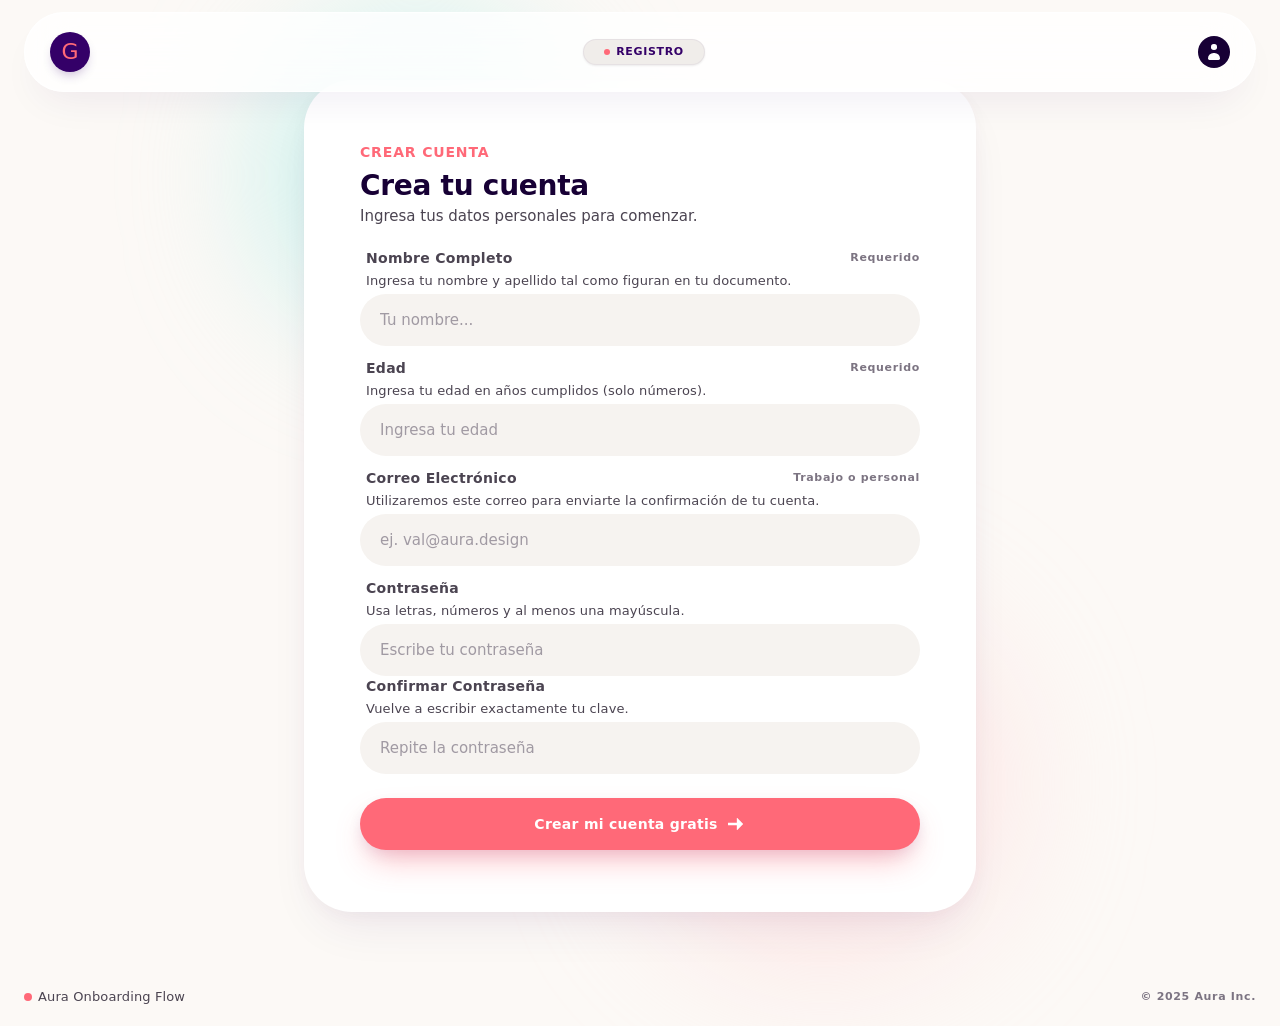
<file: index.html>
<!DOCTYPE html>
<html lang="es">
<head>
    <meta charset="UTF-8">
    <meta name="viewport" content="width=device-width, initial-scale=1.0">
    <meta name="description" content="Crea tu cuenta de Aura para comenzar.">
    <title>Crear cuenta | REGISTRO</title>
    <link rel="stylesheet" href="style.css">
</head>
<body class="pagina pagina--registro">
    <header class="encabezado">
        <nav class="barra-superior">
            <a class="marca" href="index.html">
                <span class="marca__icono icono" aria-hidden="true">G</span>
            </a>
            <span class="estado-pagina">
                <span class="estado-pagina__punto"></span>
                <span>Registro</span>
            </span>
            <span class="avatar">
                <span class="icono icono--persona" aria-hidden="true"></span>
            </span>
        </nav>
    </header>

    <main class="contenido-principal contenido-principal--registro">
        <section class="seccion-registro">
            <div class="envoltorio-formulario">
                <span class="resplandor resplandor--tarjeta-superior"></span>
                <span class="resplandor resplandor--tarjeta-inferior"></span>
                <span class="resplandor resplandor--tarjeta-central"></span>

                <div class="tarjeta-registro">
                    <div class="contenido-formulario">
                        <div class="introduccion-formulario">
                            <span class="etiqueta-seccion">Crear Cuenta</span>
                            <h1 class="titulo-formulario">Crea tu cuenta</h1>
                            <p class="texto-introduccion">Ingresa tus datos personales para comenzar.</p>
                        </div>

                        <form class="formulario" onsubmit="registrar(event)">
                            <div class="grupo-campo">
                                <label class="etiqueta-campo etiqueta-campo--con-detalle" for="nombre">
                                    <span>Nombre Completo</span>
                                    <span class="detalle-etiqueta">Requerido</span>
                                </label>
                                <p class="ayuda-campo">Ingresa tu nombre y apellido tal como figuran en tu documento.</p>
                                <input class="entrada" id="nombre" placeholder="Tu nombre..." type="text" required>
                            </div>

                            <div class="grupo-campo">
                                <span class="etiqueta-campo etiqueta-campo--con-detalle">
                                    <span>Edad</span>
                                    <span class="detalle-etiqueta">Requerido</span>
                                </span>
                                <p class="ayuda-campo">Ingresa tu edad en años cumplidos (solo números).</p>
                                <input class="entrada" type="number" id="edad" placeholder="Ingresa tu edad" required>
                            </div>

                            <div class="grupo-campo">
                                <label class="etiqueta-campo etiqueta-campo--con-detalle" for="emailPersonal">
                                    <span>Correo Electrónico</span>
                                    <span class="detalle-etiqueta">Trabajo o personal</span>
                                </label>
                                <p class="ayuda-campo">Utilizaremos este correo para enviarte la confirmación de tu cuenta.</p>
                                <input class="entrada" id="emailPersonal" name="email" placeholder="ej. val@aura.design" type="email" required>
                            </div>

                            <div class="campos-contrasena">
                                <div class="grupo-campo">
                                    <span class="etiqueta-campo">Contraseña</span>
                                    <p class="ayuda-campo">Usa letras, números y al menos una mayúscula.</p>
                                    <input class="entrada" id="password" placeholder="Escribe tu contraseña" required type="password">
                                </div>

                                <div class="grupo-campo">
                                    <label class="etiqueta-campo" for="confirmPassword">Confirmar Contraseña</label>
                                    <p class="ayuda-campo">Vuelve a escribir exactamente tu clave.</p>
                                    <input class="entrada" id="confirmPassword" placeholder="Repite la contraseña" type="password" required>
                                </div>
                            </div>

                            <div class="acciones-formulario">
                                <button class="boton-principal boton-principal--registro">
                                    <span>Crear mi cuenta gratis</span>
                                    <span class="icono icono--flecha" aria-hidden="true"></span>
                                </button>
                            </div>
                        </form>
                    </div>
                </div>
            </div>
        </section>
    </main>

    <footer class="pie-pagina">
        <div class="pie-pagina__contenido">
            <span class="pie-pagina__marca">
                <span class="pie-pagina__punto"></span>
                <span>Aura Onboarding Flow</span>
            </span>
            <span class="copyright">© 2025 Aura Inc.</span>
        </div>
    </footer>

    <script src="script.js"></script>
</body>
</html>
</file>
<file: style.css>
:root {
    color-scheme: light;
    --color-fondo: #fcf9f6;
    --color-superficie: #ffffff;
    --color-superficie-baja: #f6f3f0;
    --color-superficie-media: #f0edea;
    --color-superficie-alta: #eae8e5;
    --color-principal: #170035;
    --color-contenedor-principal: #340068;
    --color-secundario: #ae2d40;
    --color-contenedor-secundario: #ff6978;
    --color-secundario-fijo: #ffdada;
    --color-terciario-fijo: #b2eee9;
    --color-primario-fijo: #eddcff;
    --color-texto: #1b1c1a;
    --color-texto-secundario: #4b4451;
    --color-texto-contorno: #7c7482;
    --color-blanco: #ffffff;
    --fuente-cuerpo: system-ui, -apple-system, BlinkMacSystemFont, "Segoe UI", sans-serif;
    --fuente-titulos: system-ui, -apple-system, BlinkMacSystemFont, "Segoe UI", sans-serif;
    --espacio-xs: 0.375rem;
    --espacio-sm: 0.75rem;
    --espacio-md: 1.25rem;
    --espacio-lg: 2rem;
    --espacio-xl: 3.5rem;
    --margen-pagina: 1.5rem;
    --ancho-contenido: 80rem;
    --radio-tarjeta: 3rem;
    --radio-campo: 2rem;
    --sombra-barra: 0 20px 40px -15px rgba(52, 0, 104, 0.08), 0 0 1px 1px rgba(255, 255, 255, 0.8) inset;
    --sombra-tarjeta-registro: 0 24px 50px -15px rgba(52, 0, 104, 0.09), 0 4px 20px -4px rgba(109, 67, 90, 0.05);
    --sombra-tarjeta-bienvenida: 0 30px 60px -15px rgba(52, 0, 104, 0.08), 0 0 1px 1px rgba(255, 255, 255, 0.9) inset;
}

* {
    box-sizing: border-box;
}

html,
body {
    min-height: 100%;
    margin: 0;
}

body {
    color: var(--color-texto);
    font-family: var(--fuente-cuerpo);
    font-size: 15px;
    font-weight: 400;
    line-height: 24px;
    -webkit-font-smoothing: antialiased;
    -moz-osx-font-smoothing: grayscale;
    overscroll-behavior: none;
}

::selection {
    color: #6c001b;
    background: var(--color-contenedor-secundario);
}

a {
    color: inherit;
    text-decoration: none;
}

button,
input {
    font: inherit;
}

button {
    cursor: pointer;
}

.icono {
    position: relative;
    display: inline-block;
    flex: 0 0 auto;
}

.icono--brillo {
    width: 1em;
    height: 1em;
}

.icono--persona {
    width: 1em;
    height: 1em;
}

.icono--persona::before {
    position: absolute;
    top: 0.08em;
    left: 0.35em;
    width: 0.3em;
    height: 0.3em;
    border-radius: 50%;
    background: currentColor;
    content: "";
}

.icono--persona::after {
    position: absolute;
    bottom: 0.08em;
    left: 0.18em;
    width: 0.64em;
    height: 0.34em;
    border-radius: 0.45em 0.45em 0.12em 0.12em;
    background: currentColor;
    content: "";
}

.icono--flecha {
    width: 1em;
    height: 1em;
}

.icono--flecha::before {
    position: absolute;
    top: 0.18em;
    left: 0.12em;
    width: 0.76em;
    height: 0.64em;
    background: currentColor;
    clip-path: polygon(0 40%, 58% 40%, 58% 0, 100% 50%, 58% 100%, 58% 60%, 0 60%);
    content: "";
}

.icono--salir {
    width: 1em;
    height: 1em;
}

.icono--salir::before {
    position: absolute;
    top: 0.2em;
    left: 0.08em;
    width: 0.62em;
    height: 0.6em;
    background: currentColor;
    clip-path: polygon(0 40%, 58% 40%, 58% 0, 100% 50%, 58% 100%, 58% 60%, 0 60%);
    content: "";
}

.icono--salir::after {
    position: absolute;
    top: 0.08em;
    right: 0.08em;
    height: 0.84em;
    border-right: 0.1em solid currentColor;
    content: "";
}

.icono--celebracion {
    width: 1em;
    height: 1em;
}

.icono--celebracion::before {
    position: absolute;
    top: 0.08em;
    left: 0.08em;
    width: 0.68em;
    height: 0.68em;
    background: currentColor;
    clip-path: polygon(50% 0, 61% 35%, 100% 50%, 61% 65%, 50% 100%, 39% 65%, 0 50%, 39% 35%);
    content: "";
}

.icono--celebracion::after {
    position: absolute;
    top: 0.08em;
    right: 0.02em;
    width: 0.2em;
    height: 0.2em;
    border-radius: 50%;
    background: currentColor;
    box-shadow: -0.72em 0.62em 0 -0.04em currentColor;
    content: "";
}

.pagina {
    position: relative;
    display: flex;
    min-height: 100vh;
    flex-direction: column;
    overflow-x: hidden;
    background: var(--color-fondo);
}

.fondo-ambiente {
    position: fixed;
    z-index: 0;
    overflow: hidden;
    pointer-events: none;
    inset: 0;
}

.resplandor {
    position: absolute;
    display: block;
    border-radius: 50%;
    filter: blur(64px);
    pointer-events: none;
}

.encabezado {
    position: fixed;
    z-index: 50;
    top: 0;
    left: 0;
    width: 100%;
    padding: var(--espacio-sm) var(--margen-pagina) 0;
}

.barra-superior {
    display: flex;
    width: 100%;
    max-width: var(--ancho-contenido);
    height: 5rem;
    align-items: center;
    justify-content: space-between;
    margin: 0 auto;
    padding: 0 var(--espacio-md);
    border-radius: 999px;
    background: rgba(255, 255, 255, 0.8);
    box-shadow: var(--sombra-barra);
    backdrop-filter: blur(24px);
}

.marca {
    display: flex;
    align-items: center;
    gap: var(--espacio-sm);
    padding-left: var(--espacio-xs);
}

.marca__icono {
    display: flex;
    width: 2.5rem;
    height: 2.5rem;
    align-items: center;
    justify-content: center;
    border-radius: 50%;
    background: var(--color-contenedor-principal);
    box-shadow: 0 6px 12px -4px rgba(52, 0, 104, 0.3);
    color: var(--color-contenedor-secundario);
    font-size: 22px;
}

.estado-pagina {
    display: flex;
    align-items: center;
    gap: 0.375rem;
    padding: 0.25rem var(--espacio-md);
    border: 1px solid rgba(205, 195, 210, 0.3);
    border-radius: 999px;
    background: var(--color-superficie-media);
    box-shadow: 0 1px 2px rgba(27, 28, 26, 0.08);
    color: var(--color-contenedor-principal);
    font-size: 11px;
    font-weight: 700;
    line-height: 16px;
    letter-spacing: 0.06em;
    text-transform: uppercase;
}

.estado-pagina__punto,
.pie-pagina__punto {
    display: inline-block;
    flex: 0 0 auto;
    border-radius: 50%;
    background: var(--color-contenedor-secundario);
}

.estado-pagina__punto {
    width: 0.375rem;
    height: 0.375rem;
}

.avatar {
    display: flex;
    width: 2rem;
    height: 2rem;
    align-items: center;
    justify-content: center;
    margin-right: var(--espacio-xs);
    border-radius: 50%;
    background: var(--color-principal);
    color: var(--color-blanco);
}

.avatar .icono {
    font-size: 18px;
}

.contenido-principal {
    position: relative;
    z-index: 10;
    display: flex;
    width: 100%;
    max-width: var(--ancho-contenido);
    flex: 1;
    flex-direction: column;
    justify-content: center;
    margin: 0 auto;
    padding: 5rem var(--margen-pagina) 0;
}

.seccion-registro {
    display: flex;
    width: 100%;
    flex-direction: column;
    padding-bottom: var(--espacio-xl);
}

.envoltorio-formulario {
    position: relative;
    width: 100%;
    max-width: 42rem;
    margin: auto;
}

.resplandor--tarjeta-superior {
    z-index: -1;
    top: -4rem;
    left: -3rem;
    width: 20rem;
    height: 20rem;
    background: rgba(178, 238, 233, 0.6);
    animation: pulsar 3s ease-in-out infinite;
}

.resplandor--tarjeta-inferior {
    z-index: -1;
    right: -2.5rem;
    bottom: -4rem;
    width: 24rem;
    height: 24rem;
    background: rgba(255, 218, 218, 0.5);
}

.resplandor--tarjeta-central {
    z-index: -1;
    top: 50%;
    left: 33.333%;
    width: 16rem;
    height: 16rem;
    background: rgba(237, 220, 255, 0.4);
    filter: blur(40px);
}

.tarjeta-registro {
    width: 100%;
    overflow: hidden;
    padding: var(--espacio-md);
    border-radius: var(--radio-tarjeta);
    background: var(--color-superficie);
    box-shadow: var(--sombra-tarjeta-registro);
}

.contenido-formulario {
    display: flex;
    max-width: 36rem;
    flex-direction: column;
    justify-content: center;
    margin: 0 auto;
    padding: var(--espacio-xs) 0;
}

.introduccion-formulario {
    margin-bottom: var(--espacio-md);
}

.etiqueta-seccion {
    display: block;
    margin-bottom: var(--espacio-xs);
    color: var(--color-contenedor-secundario);
    font-size: 14px;
    font-weight: 700;
    line-height: 20px;
    letter-spacing: 0.06em;
    text-transform: uppercase;
}

.titulo-formulario {
    margin: 0;
    color: var(--color-principal);
    font-family: var(--fuente-titulos);
    font-size: 28px;
    font-weight: 700;
    line-height: 36px;
    letter-spacing: -0.01em;
}

.texto-introduccion {
    margin: 0;
    color: var(--color-texto-secundario);
    font-size: 15px;
    line-height: 24px;
}

.formulario {
    display: flex;
    flex-direction: column;
    gap: var(--espacio-sm);
}

.grupo-campo {
    display: flex;
    min-width: 0;
    flex-direction: column;
    gap: 0.25rem;
}

.etiqueta-campo {
    display: block;
    padding-left: var(--espacio-xs);
    color: var(--color-texto-secundario);
    font-size: 14px;
    font-weight: 700;
    line-height: 20px;
    letter-spacing: 0.02em;
}

.etiqueta-campo--con-detalle {
    display: flex;
    align-items: center;
    justify-content: space-between;
}

.detalle-etiqueta {
    color: var(--color-texto-contorno);
    font-size: 11px;
    font-weight: 700;
    line-height: 16px;
    letter-spacing: 0.06em;
}

.ayuda-campo {
    margin: 0;
    padding-left: var(--espacio-xs);
    color: var(--color-texto-secundario);
    font-size: 13px;
    font-weight: 500;
    line-height: 18px;
    letter-spacing: 0.01em;
}

.entrada {
    display: block;
    width: 100%;
    min-width: 0;
    padding: 0.875rem var(--espacio-md);
    border: 0;
    border-radius: var(--radio-campo);
    outline: none;
    background: var(--color-superficie-baja);
    color: var(--color-principal);
    font-size: 15px;
    line-height: 24px;
    transition: background-color 180ms ease, box-shadow 180ms ease;
}

.entrada::placeholder {
    color: rgba(124, 116, 130, 0.7);
}

.entrada:focus {
    outline: none;
    background: var(--color-superficie);
    box-shadow: 0 0 0 4px rgba(177, 237, 232, 0.8), 0 8px 20px -6px rgba(52, 0, 104, 0.12);
}

.mensaje {
    display: flex;
    align-items: flex-start;
    gap: 0.375rem;
    padding: 0.125rem var(--espacio-xs) 0;
    color: var(--color-secundario);
    font-size: 13px;
    font-weight: 600;
    line-height: 18px;
    letter-spacing: 0.01em;
}

.mensaje--consejo {
    gap: 0.25rem;
    padding-top: 0.125rem;
    line-height: 1.25;
}

.mensaje__icono {
    flex: 0 0 auto;
    color: var(--color-contenedor-secundario);
    font-size: 16px;
}

.mensaje--consejo .mensaje__icono {
    margin-top: 0.125rem;
    font-size: 15px;
}

.indicador-contrasena {
    display: flex;
    align-items: center;
    gap: 0.375rem;
    margin-top: 0.25rem;
    padding: 0 var(--espacio-xs);
}

.indicador-contrasena__barra {
    height: 0.375rem;
    flex: 1;
    border-radius: 999px;
    transition: background-color 180ms ease;
}

.indicador-contrasena__barra--activa {
    background: var(--color-contenedor-secundario);
}

.indicador-contrasena__barra--tenue {
    background: rgba(255, 105, 120, 0.4);
}

.indicador-contrasena__barra--inactiva {
    background: var(--color-superficie-alta);
}

.indicador-contrasena__texto {
    margin-left: 0.25rem;
    color: var(--color-contenedor-secundario);
    font-size: 11px;
    font-weight: 700;
    line-height: 16px;
    letter-spacing: 0.06em;
}

.acciones-formulario {
    padding-top: var(--espacio-sm);
}

.boton-principal {
    display: flex;
    align-items: center;
    justify-content: center;
    gap: 0.5rem;
    border: 0;
    border-radius: 999px;
    color: var(--color-blanco);
    font-size: 14px;
    font-weight: 700;
    line-height: 20px;
    letter-spacing: 0.02em;
    text-align: center;
    transition: background-color 200ms ease, box-shadow 300ms ease, transform 300ms ease;
}

.boton-principal .icono {
    font-size: 20px;
}

.boton-principal--registro {
    width: 100%;
    padding: 1rem var(--espacio-lg);
    background: var(--color-contenedor-secundario);
    box-shadow: 0 16px 32px -8px rgba(255, 105, 120, 0.45), 0 6px 16px -4px rgba(52, 0, 104, 0.15);
}

.boton-principal--registro:hover {
    background: var(--color-secundario);
    box-shadow: 0 20px 40px -6px rgba(255, 105, 120, 0.55);
    transform: translateY(-0.125rem);
}

.boton-principal--registro:active {
    transform: translateY(0);
}

.boton-principal--registro:hover .icono {
    transform: translateX(0.25rem);
}

.pie-pagina {
    position: relative;
    z-index: 10;
    width: 100%;
    margin-top: auto;
    padding: var(--espacio-md) 0;
}

.pie-pagina__contenido {
    display: flex;
    max-width: var(--ancho-contenido);
    flex-direction: column;
    align-items: center;
    justify-content: space-between;
    gap: var(--espacio-sm);
    margin: 0 auto;
    padding: 0 var(--margen-pagina);
    color: var(--color-texto-secundario);
    font-size: 13px;
    font-weight: 500;
    line-height: 18px;
    letter-spacing: 0.01em;
    text-align: center;
}

.pie-pagina__marca {
    display: flex;
    align-items: center;
    gap: var(--espacio-xs);
}

.pie-pagina__punto {
    width: 0.5rem;
    height: 0.5rem;
}

.enlaces-pie {
    display: flex;
    align-items: center;
    gap: var(--espacio-lg);
}

.enlaces-pie a {
    transition: color 180ms ease;
}

.enlaces-pie a:hover {
    color: var(--color-texto);
}

.copyright {
    color: var(--color-texto-contorno);
    font-size: 11px;
    font-weight: 700;
    line-height: 16px;
    letter-spacing: 0.06em;
}

.contenido-principal--bienvenida {
    justify-content: center;
}

.seccion-bienvenida {
    position: relative;
    display: flex;
    width: 100%;
    flex-direction: column;
    padding: var(--espacio-md) 0;
}

.particulas-ambiente {
    position: absolute;
    z-index: -1;
    top: 0;
    right: 0;
    left: 0;
    height: 24rem;
    overflow: hidden;
    pointer-events: none;
    user-select: none;
}

.particula {
    position: absolute;
    display: block;
    border-radius: 999px;
}

.particula--uno {
    top: 3rem;
    left: 12%;
    width: 1rem;
    height: 2.25rem;
    background: rgba(255, 105, 120, 0.6);
    transform: rotate(45deg);
    animation: rebotar 1s ease-in-out infinite;
}

.particula--dos {
    top: 2rem;
    left: 28%;
    width: 0.75rem;
    height: 0.75rem;
    background: var(--color-terciario-fijo);
    box-shadow: 0 4px 12px rgba(177, 237, 232, 0.8);
}

.particula--tres {
    top: 6rem;
    left: 35%;
    width: 1.5rem;
    height: 0.75rem;
    background: rgba(216, 185, 255, 0.7);
    transform: rotate(-12deg);
}

.particula--cuatro {
    top: 2.5rem;
    right: 22%;
    width: 1.25rem;
    height: 0.625rem;
    background: rgba(255, 105, 120, 0.5);
    transform: rotate(12deg);
}

.particula--cinco {
    top: 7rem;
    right: 14%;
    width: 0.75rem;
    height: 2rem;
    background: rgba(178, 238, 233, 0.8);
    transform: rotate(35deg);
}

.particula--seis {
    top: 1.5rem;
    right: 38%;
    width: 0.75rem;
    height: 0.75rem;
    background: rgba(108, 0, 27, 0.3);
}

.particula--siete {
    top: 9rem;
    left: 8%;
    width: 2rem;
    height: 2rem;
    background: linear-gradient(135deg, rgba(255, 105, 120, 0.2), rgba(52, 0, 104, 0.1));
    filter: blur(4px);
}

.tarjeta-bienvenida {
    position: relative;
    width: 100%;
    max-width: 64rem;
    overflow: hidden;
    margin: 0 auto;
    padding: var(--espacio-xl) var(--espacio-lg);
    border-radius: var(--radio-tarjeta);
    background: var(--color-superficie);
    box-shadow: var(--sombra-tarjeta-bienvenida);
}

.resplandor--bienvenida-superior {
    top: -6rem;
    right: -6rem;
    width: 20rem;
    height: 20rem;
    background: var(--color-secundario-fijo);
    opacity: 0.6;
}

.resplandor--bienvenida-inferior {
    bottom: -5rem;
    left: -5rem;
    width: 18rem;
    height: 18rem;
    background: var(--color-terciario-fijo);
    opacity: 0.4;
    filter: blur(40px);
}

.cabecera-bienvenida {
    position: relative;
    z-index: 1;
    display: flex;
    max-width: 48rem;
    flex-direction: column;
    align-items: center;
    margin: 0 auto;
    text-align: center;
}

.insignia-bienvenida {
    display: inline-flex;
    align-items: center;
    gap: var(--espacio-xs);
    margin-bottom: var(--espacio-md);
    padding: var(--espacio-xs) var(--espacio-md);
    border-radius: 999px;
    background: var(--color-terciario-fijo);
    box-shadow: 0 8px 18px -4px rgba(178, 238, 233, 0.6);
    color: #00201e;
    font-size: 14px;
    font-weight: 700;
    line-height: 20px;
    letter-spacing: 0.02em;
    transition: transform 180ms ease;
}

.insignia-bienvenida:hover {
    transform: scale(1.05);
}

.icono-celebracion {
    color: var(--color-contenedor-secundario);
    font-size: 18px;
}

.titulo-bienvenida {
    margin: 0 0 var(--espacio-xs);
    color: var(--color-principal);
    font-family: var(--fuente-titulos);
    font-size: 40px;
    font-weight: 700;
    line-height: 48px;
    letter-spacing: -0.02em;
}

.nombre-destacado {
    background: linear-gradient(to right, var(--color-secundario), var(--color-contenedor-principal));
    background-clip: text;
    color: transparent;
    -webkit-background-clip: text;
}

.texto-bienvenida {
    max-width: 42rem;
    margin: var(--espacio-xs) 0 0;
    color: var(--color-texto-secundario);
    font-size: 18px;
    font-weight: 400;
    line-height: 28px;
}

.acciones-bienvenida {
    position: relative;
    z-index: 1;
    display: flex;
    flex-direction: column;
    align-items: center;
    justify-content: center;
    gap: var(--espacio-md);
    margin-top: var(--espacio-xl);
    padding-top: var(--espacio-md);
}

.boton-principal--bienvenida {
    width: 100%;
    padding: var(--espacio-md) var(--espacio-xl);
    background: linear-gradient(to right, var(--color-contenedor-secundario), var(--color-secundario), var(--color-contenedor-principal));
    box-shadow: 0 16px 32px -6px rgba(255, 105, 120, 0.45);
    transition-duration: 300ms;
}

.boton-principal--bienvenida:hover {
    box-shadow: 0 22px 40px -8px rgba(255, 105, 120, 0.55);
    transform: translateY(-0.25rem);
}

.boton-principal--bienvenida:active {
    transform: translateY(0);
}

@keyframes pulsar {
    50% {
        opacity: 0.65;
    }
}

@keyframes rebotar {
    0%,
    100% {
        transform: translateY(-25%) rotate(45deg);
        animation-timing-function: cubic-bezier(0.8, 0, 1, 1);
    }

    50% {
        transform: translateY(0) rotate(45deg);
        animation-timing-function: cubic-bezier(0, 0, 0.2, 1);
    }
}

@media (min-width: 640px) {
    .pie-pagina__contenido {
        flex-direction: row;
        text-align: left;
    }

    .tarjeta-bienvenida {
        padding: var(--espacio-xl);
    }

    .acciones-bienvenida {
        flex-direction: row;
    }

    .boton-principal--bienvenida {
        width: auto;
    }
}

@media (min-width: 768px) {
    .campos-contrasena {
        grid-template-columns: repeat(2, minmax(0, 1fr));
    }
}

@media (min-width: 1024px) {
    .tarjeta-registro {
        padding: var(--espacio-xl);
    }
}

@media (max-width: 420px) {
    .encabezado {
        padding-right: 1rem;
        padding-left: 1rem;
    }

    .contenido-principal {
        padding-right: 1rem;
        padding-left: 1rem;
    }

    .tarjeta-registro {
        padding-right: 1rem;
        padding-left: 1rem;
    }

    .titulo-bienvenida {
        font-size: 32px;
        line-height: 40px;
    }
}
</file>
